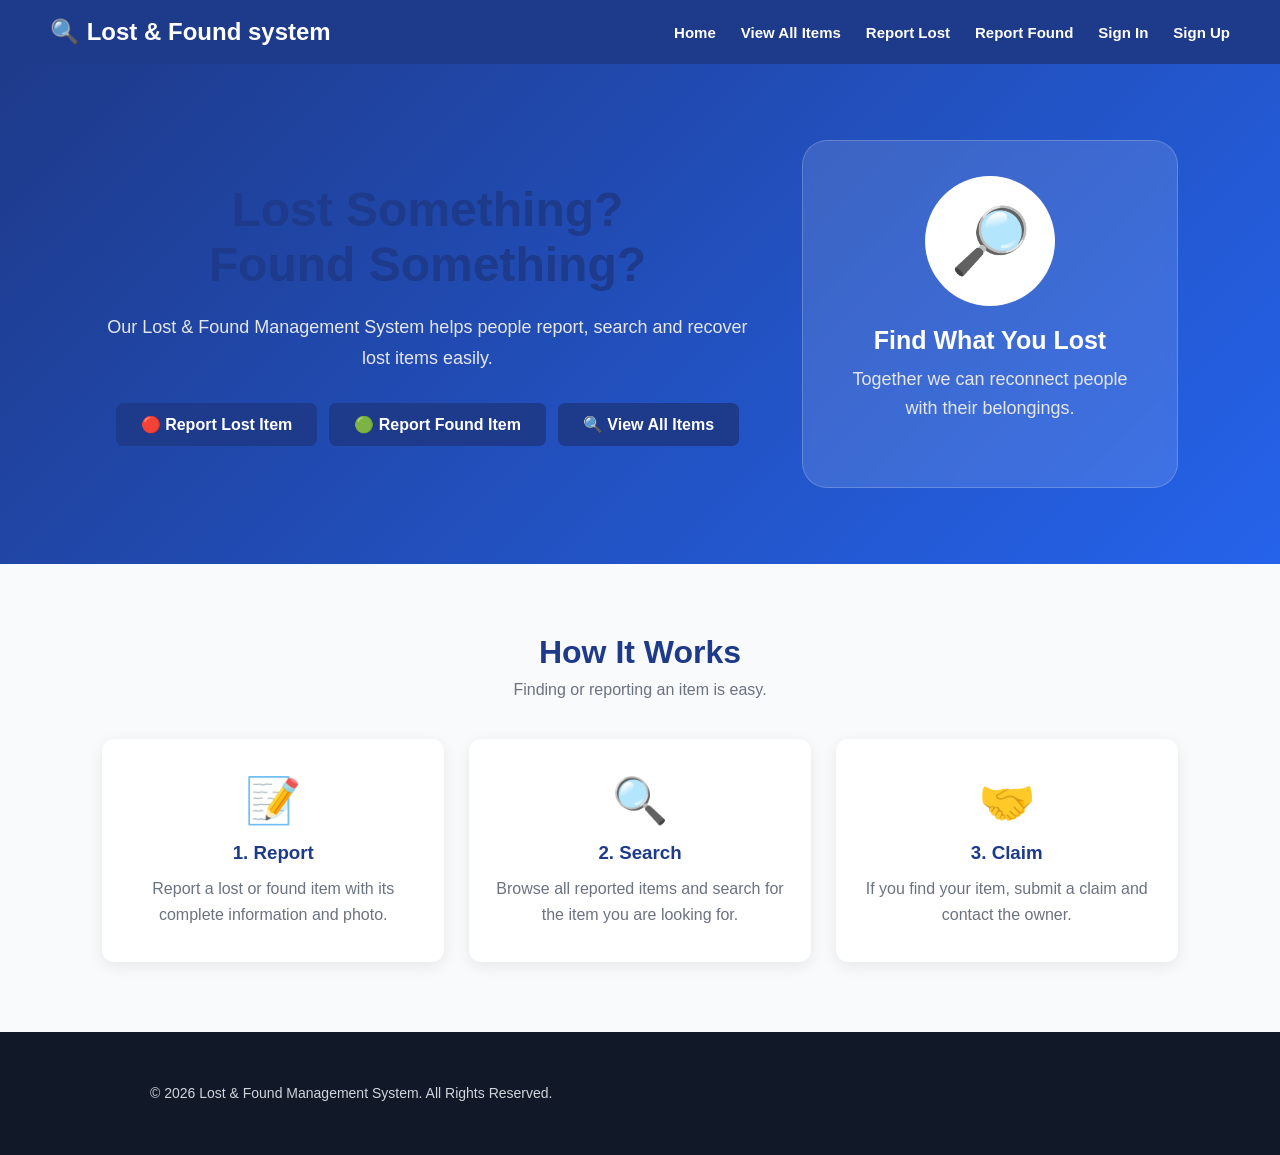
<file: index.html>
<!DOCTYPE html>
<html lang="en">

<head>

    <meta charset="UTF-8">

    <meta
        name="viewport"
        content="width=device-width, initial-scale=1.0"
    >

    <title>Lost & Found Management System</title>

    <link
        rel="stylesheet"
        href="css/style.css"
    >
  

</head>


<body>


<!-- =========================
     HEADER
========================= -->

<header>

    <div class="logo">

        <h2>
            🔍 Lost & Found system
        </h2>

    </div>


    <nav>

        <a href="index.html">
            Home
        </a>

        <a href="view_all_items.php">
            View All Items
        </a>

        <a href="lost.html">
            Report Lost
        </a>

        <a href="found.html">
            Report Found
        </a>

        <a href="login.html">
            Sign In
        </a>

        <a href="register.html">
            Sign Up
        </a>

    </nav>

</header>



<!-- =========================
     HERO BANNER
========================= -->

<section class="hero">

    <div class="hero-content">

        <h1>
            Lost Something?
            <br>
            Found Something?
        </h1>


        <p>
            Our Lost & Found Management System
            helps people report, search and recover
            lost items easily.
        </p>


        <div class="hero-buttons">

            <a
                href="lost.html"
                class="hero-btn lost-btn"
            >
                🔴 Report Lost Item
            </a>


            <a
                href="found.html"
                class="hero-btn found-btn"
            >
                🟢 Report Found Item
            </a>


            <a
                href="view_all_items.php"
                class="hero-btn view-btn"
            >
                🔍 View All Items
            </a>

        </div>

    </div>


    <div class="hero-image">

        <div class="hero-icon">
            🔎
        </div>

        <h2>
            Find What You Lost
        </h2>

        <p>
            Together we can reconnect
            people with their belongings.
        </p>

    </div>

</section>



<!-- =========================
     HOW IT WORKS
========================= -->

<section class="how-section">

    <h2>
        How It Works
    </h2>

    <p class="section-subtitle">
        Finding or reporting an item is easy.
    </p>


    <div class="how-grid">


        <div class="how-card">

            <div class="how-icon">
                📝
            </div>

            <h3>
                1. Report
            </h3>

            <p>
                Report a lost or found item
                with its complete information
                and photo.
            </p>

        </div>



        <div class="how-card">

            <div class="how-icon">
                🔍
            </div>

            <h3>
                2. Search
            </h3>

            <p>
                Browse all reported items
                and search for the item
                you are looking for.
            </p>

        </div>



        <div class="how-card">

            <div class="how-icon">
                🤝
            </div>

            <h3>
                3. Claim
            </h3>

            <p>
                If you find your item,
                submit a claim and
                contact the owner.
            </p>

        </div>


    </div>

</section>


 

<!-- =========================
     FOOTER
========================= -->

<footer>

    <p style="align-items: center;">
        © 2026 Lost & Found Management System.
        All Rights Reserved.

</p>
</div>


</body>

</html>
</file>
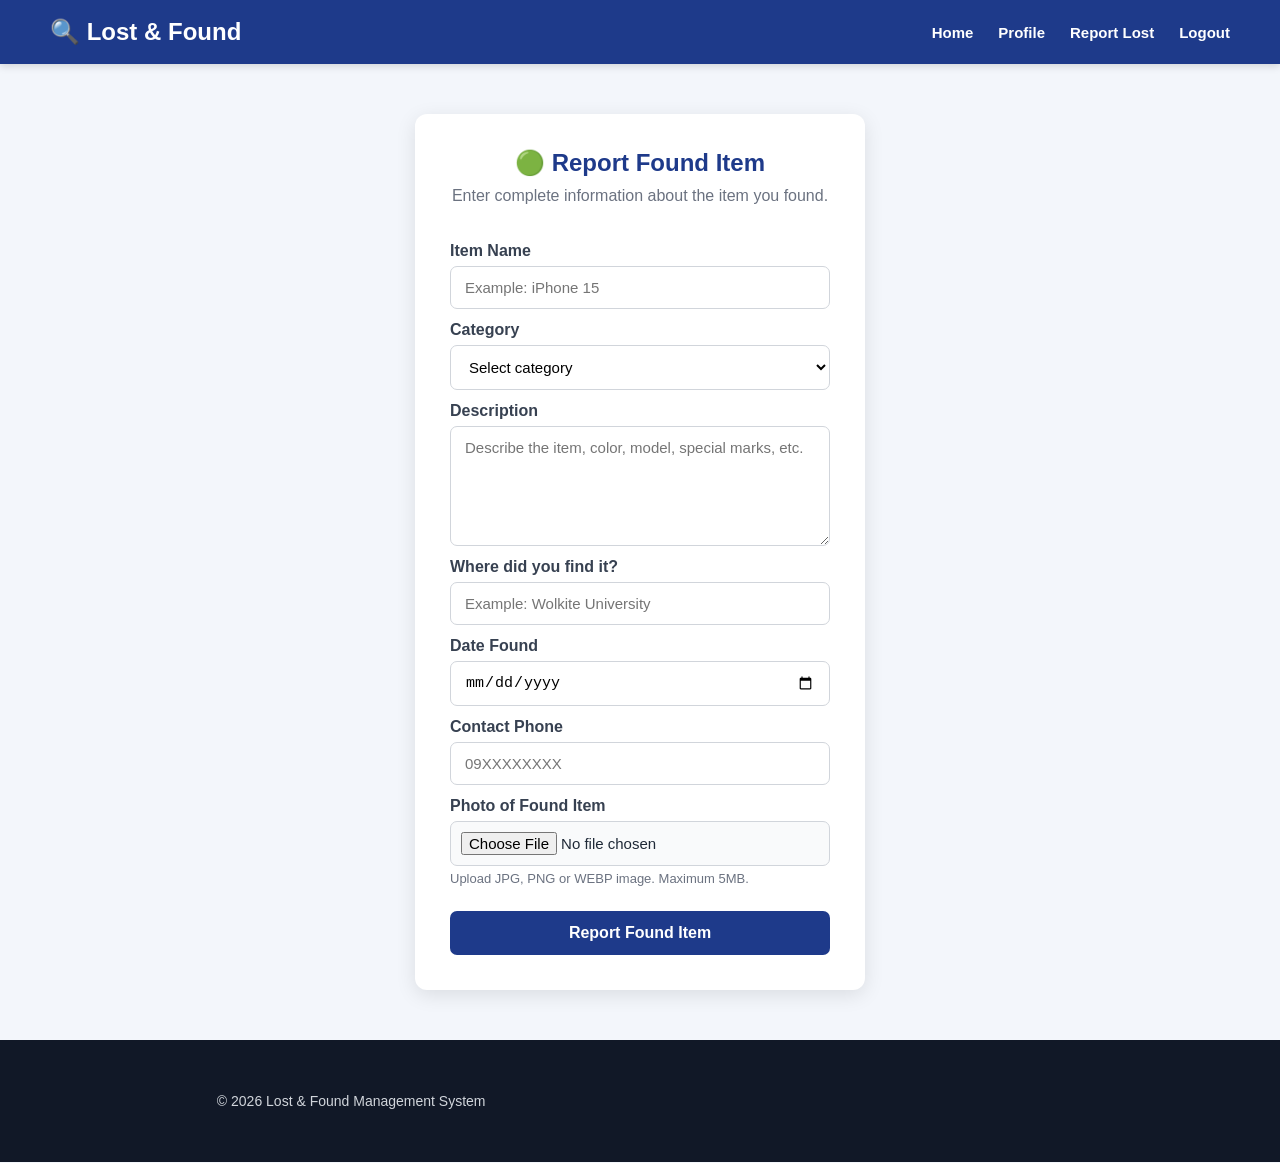
<file: found.html>
<!DOCTYPE html>
<html lang="en">

<head>

    <meta charset="UTF-8">

    <meta
        name="viewport"
        content="width=device-width, initial-scale=1.0"
    >

    <title>Report Found Item - Lost & Found</title>

    <link
        rel="stylesheet"
        href="css/style.css"
    >

</head>

<body>


<header>

    <div class="logo">
        <h2>🔍 Lost & Found</h2>
    </div>

    <nav>

        <a href="index.html">
            Home
        </a>

        <a href="profile.php">
            Profile
        </a>

        <a href="lost.html">
            Report Lost
        </a>

        <a href="backend/logout.php">
            Logout
        </a>

    </nav>

</header>


<main>

    <section class="form-section">

        <h1>🟢 Report Found Item</h1>

        <p>
            Enter complete information about
            the item you found.
        </p>


        <form
            action="backend/report_found.php"
            method="POST"
            enctype="multipart/form-data"
        >


            <label for="item_name">
                Item Name
            </label>

            <input
                type="text"
                id="item_name"
                name="item_name"
                placeholder="Example: iPhone 15"
                required
            >


            <label for="category">
                Category
            </label>

            <select
                id="category"
                name="category"
                required
            >

                <option value="">
                    Select category
                </option>

                <option value="Phone">
                    Phone
                </option>

                <option value="Laptop">
                    Laptop
                </option>

                <option value="Wallet">
                    Wallet
                </option>

                <option value="Bag">
                    Bag
                </option>

                <option value="ID Card">
                    ID Card
                </option>

                <option value="Keys">
                    Keys
                </option>

                <option value="Other">
                    Other
                </option>

            </select>


            <label for="description">
                Description
            </label>

            <textarea
                id="description"
                name="description"
                rows="5"
                placeholder="Describe the item, color, model, special marks, etc."
                required
            ></textarea>


            <label for="found_location">
                Where did you find it?
            </label>

            <input
                type="text"
                id="found_location"
                name="found_location"
                placeholder="Example: Wolkite University"
                required
            >


            <label for="found_date">
                Date Found
            </label>

            <input
                type="date"
                id="found_date"
                name="found_date"
                required
            >


            <label for="contact_phone">
                Contact Phone
            </label>

            <input
                type="tel"
                id="contact_phone"
                name="contact_phone"
                placeholder="09XXXXXXXX"
                required
            >


            <label for="image">
                Photo of Found Item
            </label>

            <input
                type="file"
                id="image"
                name="image"
                accept="image/jpeg,image/png,image/webp"
                required
            >

            <small>
                Upload JPG, PNG or WEBP image.
                Maximum 5MB.
            </small>


            <button
                type="submit"
                name="report_found"
            >
                Report Found Item
            </button>


        </form>

    </section>

</main>


<footer>

    <p>
        © 2026 Lost & Found Management System
    </p>

</footer>


</body>

</html>
</file>
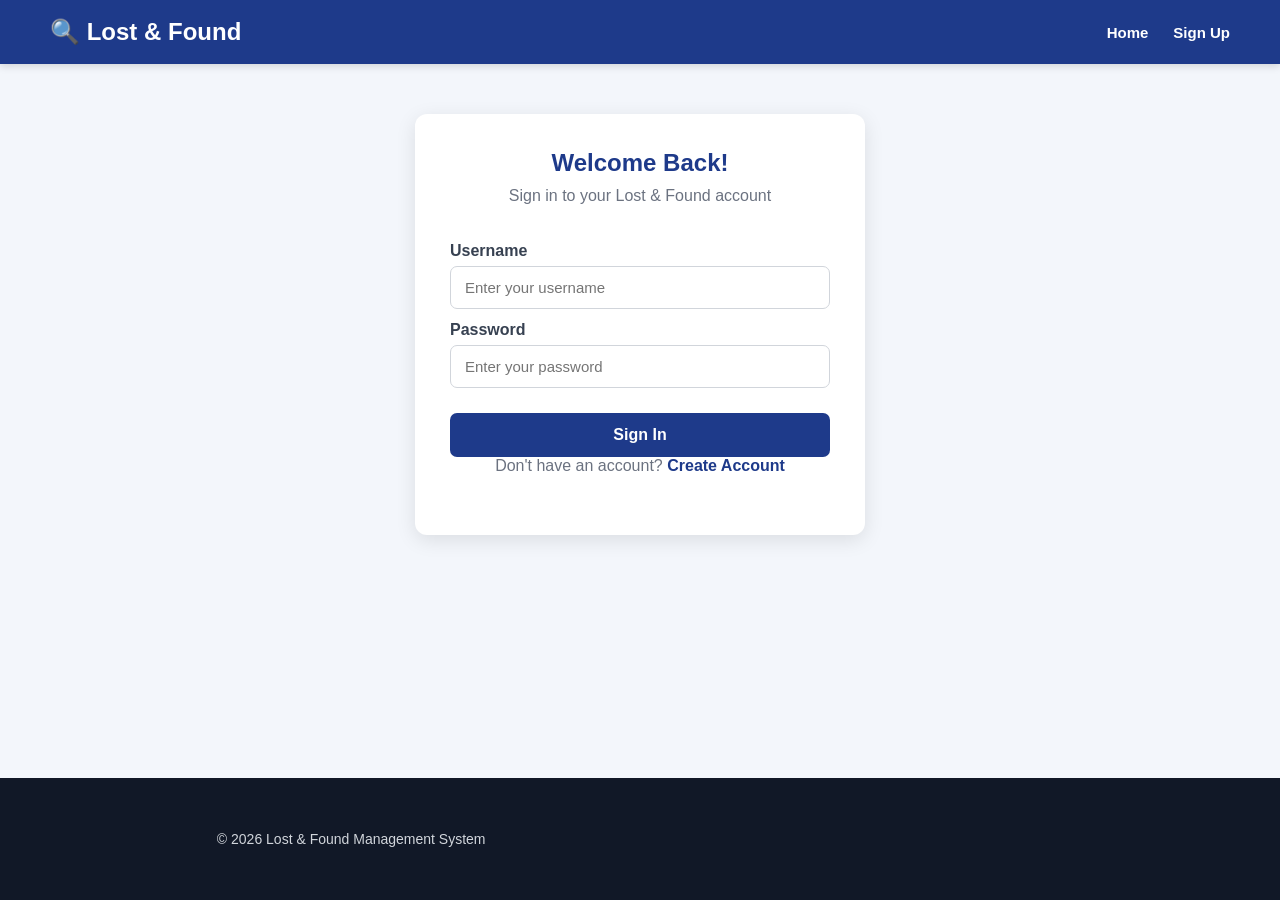
<file: login.html>
<!DOCTYPE html>
<html lang="en">

<head>

    <meta charset="UTF-8">

    <meta name="viewport"
          content="width=device-width, initial-scale=1.0">

    <title>Sign In - Lost & Found</title>

    <link rel="stylesheet" href="css/style.css">

</head>

<body>

<header>

    <div class="logo">
        <h2>🔍 Lost & Found</h2>
    </div>

    <nav>
        <a href="index.html">Home</a>
        <a href="register.html">Sign Up</a>
    </nav>

</header>


<main>

    <section class="form-section">

        <h1>Welcome Back!</h1>

        <p>Sign in to your Lost & Found account</p>


        <form action="backend/login.php" method="POST">

            <label for="username">
                Username
            </label>

            <input
                type="text"
                id="username"
                name="username"
                placeholder="Enter your username"
                required
            >


            <label for="password">
                Password
            </label>

            <input
                type="password"
                id="password"
                name="password"
                placeholder="Enter your password"
                required
            >


            <button type="submit" name="login">
                Sign In
            </button>

        </form>


        <p>
            Don't have an account?

            <a href="register.html">
                Create Account
            </a>
        </p>

    </section>

</main>


<footer>

    <p>
        © 2026 Lost & Found Management System
    </p>

</footer>

</body>

</html>
</file>
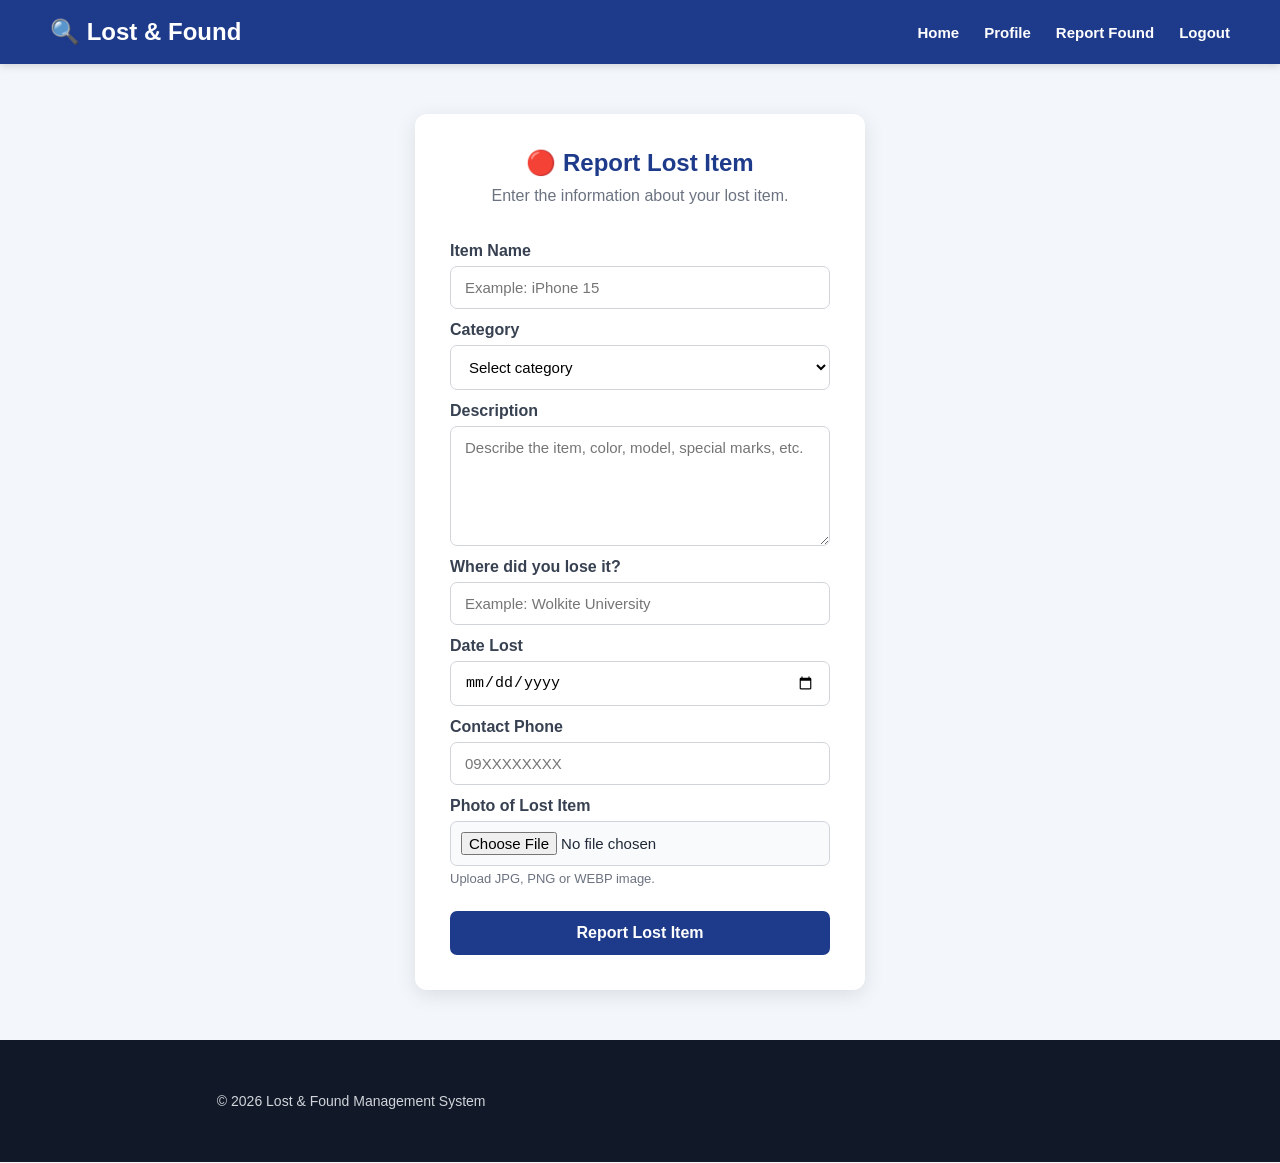
<file: lost.html>
<!DOCTYPE html>
<html lang="en">

<head>

    <meta charset="UTF-8">

    <meta name="viewport"
          content="width=device-width, initial-scale=1.0">

    <title>Report Lost Item - Lost & Found</title>

    <link rel="stylesheet" href="css/style.css">

</head>

<body>


<header>

    <div class="logo">
        <h2>🔍 Lost & Found</h2>
    </div>

    <nav>

        <a href="index.html">
            Home
        </a>

        <a href="profile.php">
            Profile
        </a>

        <a href="found.html">
            Report Found
        </a>

        <a href="backend/logout.php">
            Logout
        </a>

    </nav>

</header>


<main>

    <section class="form-section">

        <h1>🔴 Report Lost Item</h1>

        <p>
            Enter the information about your lost item.
        </p>


        <form
    action="backend/report_lost.php"
    method="POST"
    enctype="multipart/form-data"
>


            <label for="item_name">
                Item Name
            </label>

            <input
                type="text"
                id="item_name"
                name="item_name"
                placeholder="Example: iPhone 15"
                required
            >


            <label for="category">
                Category
            </label>

            <select
                id="category"
                name="category"
                required
            >

                <option value="">
                    Select category
                </option>

                <option value="Phone">
                    Phone
                </option>

                <option value="Laptop">
                    Laptop
                </option>

                <option value="Wallet">
                    Wallet
                </option>

                <option value="Bag">
                    Bag
                </option>

                <option value="ID Card">
                    ID Card
                </option>

                <option value="Keys">
                    Keys
                </option>

                <option value="Other">
                    Other
                </option>

            </select>


            <label for="description">
                Description
            </label>

            <textarea
                id="description"
                name="description"
                rows="5"
                placeholder="Describe the item, color, model, special marks, etc."
                required
            ></textarea>


            <label for="lost_location">
                Where did you lose it?
            </label>

            <input
                type="text"
                id="lost_location"
                name="lost_location"
                placeholder="Example: Wolkite University"
                required
            >


            <label for="lost_date">
                Date Lost
            </label>

            <input
                type="date"
                id="lost_date"
                name="lost_date"
                required
            >


            <label for="contact_phone">
                Contact Phone
            </label>

            <input
                type="tel"
                id="contact_phone"
                name="contact_phone"
                placeholder="09XXXXXXXX"
                required
            >
          <label for="image">
    Photo of Lost Item
</label>

<input
    type="file"
    id="image"
    name="image"
    accept="image/jpeg,image/png,image/webp"
    required
>

<small>
    Upload JPG, PNG or WEBP image.
</small>

            <button
                type="submit"
                name="report_lost"
            >
                Report Lost Item
            </button>


        </form>

    </section>

</main>


<footer>

    <p>
        © 2026 Lost & Found Management System
    </p>

</footer>


</body>

</html>
</file>
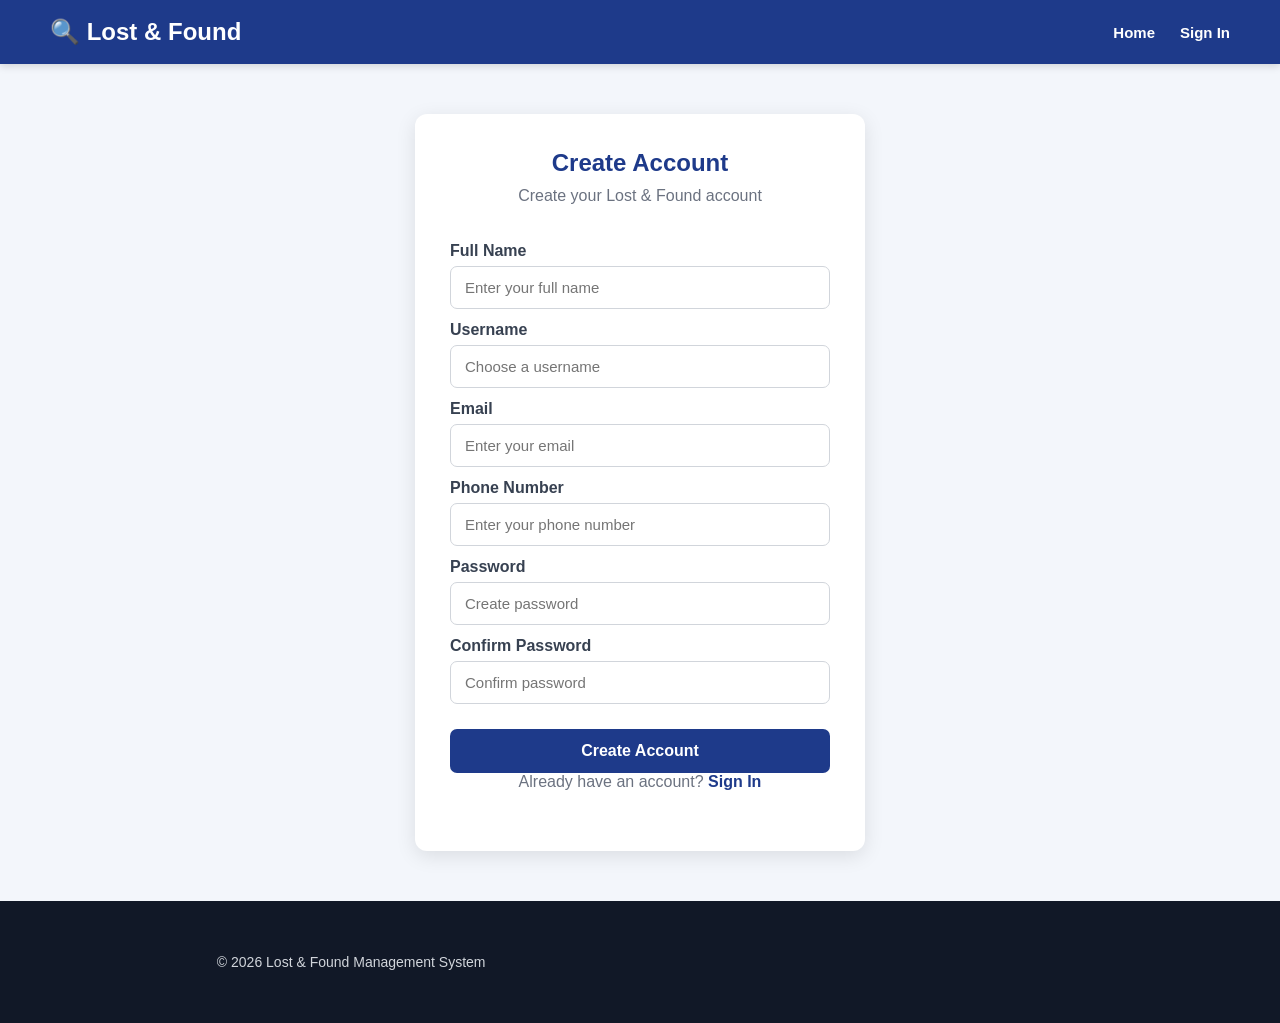
<file: register.html>
<!DOCTYPE html>
<html lang="en">

<head>
    <meta charset="UTF-8">
    <meta name="viewport" content="width=device-width, initial-scale=1.0">

    <title>Create Account - Lost & Found</title>

    <link rel="stylesheet" href="css/style.css">
</head>

<body>

<header>

    <div class="logo">
        <h2>🔍 Lost & Found</h2>
    </div>

    <nav>
        <a href="index.html">Home</a>
        <a href="login.html">Sign In</a>
    </nav>

</header>


<main>

    <section class="form-section">

        <h1>Create Account</h1>

        <p>Create your Lost & Found account</p>


        <form action="backend/register.php" method="POST">

            <label for="full_name">Full Name</label>

            <input
                type="text"
                id="full_name"
                name="full_name"
                placeholder="Enter your full name"
                required
            >


            <label for="username">Username</label>

            <input
                type="text"
                id="username"
                name="username"
                placeholder="Choose a username"
                required
            >


            <label for="email">Email</label>

            <input
                type="email"
                id="email"
                name="email"
                placeholder="Enter your email"
                required
            >


            <label for="phone">Phone Number</label>

            <input
                type="tel"
                id="phone"
                name="phone"
                placeholder="Enter your phone number"
                required
            >


            <label for="password">Password</label>

            <input
                type="password"
                id="password"
                name="password"
                placeholder="Create password"
                required
            >


            <label for="confirm_password">Confirm Password</label>

            <input
                type="password"
                id="confirm_password"
                name="confirm_password"
                placeholder="Confirm password"
                required
            >


            <button type="submit" name="register">
                Create Account
            </button>

        </form>


        <p>
            Already have an account?
            <a href="login.html">Sign In</a>
        </p>

    </section>

</main>


<footer>

    <p>© 2026 Lost & Found Management System</p>

</footer>

</body>

</html>
</file>
<file: css/style.css>
/* =========================
   GENERAL
========================= */

* {
    margin: 0;
    padding: 0;
    box-sizing: border-box;
}

body {
    font-family: Arial, Helvetica, sans-serif;
    background: #f3f6fb;
    color: #1f2937;
    min-height: 100vh;

    display: flex;
    flex-direction: column;
}


/* =========================
   HEADER
========================= */

header {
    background: #1e3a8a;
    color: white;

    padding: 18px 50px;

    display: flex;
    justify-content: space-between;
    align-items: center;

    box-shadow: 0 2px 8px rgba(0, 0, 0, 0.15);
}

.logo h2 {
    font-size: 24px;
}

nav {
    display: flex;
    align-items: center;
    gap: 25px;
}

nav a {
    color: white;
    text-decoration: none;
    font-size: 15px;
    font-weight: bold;

    transition: 0.3s;
}

nav a:hover {
    color: #bfdbfe;
}


/* =========================
   MAIN
========================= */

main {
    flex: 1;
}


/* =========================
   FORM SECTION
========================= */

.form-section {
    width: 450px;
    max-width: 92%;

    margin: 50px auto;

    padding: 35px;

    background: white;

    border-radius: 12px;

    box-shadow: 0 5px 20px rgba(0, 0, 0, 0.10);
}

.form-section h1 {
    text-align: center;

    color: #1e3a8a;

    margin-bottom: 10px;
}

.form-section > p {
    text-align: center;

    color: #6b7280;

    margin-bottom: 25px;
}


/* =========================
   FORM
========================= */

form {
    display: flex;
    flex-direction: column;
}

form label {
    margin-top: 12px;
    margin-bottom: 6px;

    font-weight: bold;

    color: #374151;
}

form input {
    width: 100%;

    padding: 12px 14px;

    border: 1px solid #d1d5db;

    border-radius: 7px;

    font-size: 15px;

    outline: none;

    transition: 0.3s;
}

form input:focus {
    border-color: #1e3a8a;

    box-shadow: 0 0 0 3px rgba(30, 58, 138, 0.12);
}


/* =========================
   BUTTON
========================= */

form button {
    margin-top: 25px;

    padding: 13px;

    border: none;

    border-radius: 7px;

    background: #1e3a8a;

    color: white;

    font-size: 16px;

    font-weight: bold;

    cursor: pointer;

    transition: 0.3s;
}

form button:hover {
    background: #162d6b;

    transform: translateY(-1px);
}


/* =========================
   LINKS
========================= */

.form-section a {
    color: #1e3a8a;

    text-decoration: none;

    font-weight: bold;
}

.form-section a:hover {
    text-decoration: underline;
}


/* =========================
   FOOTER
========================= */

footer {
    background: #1e3a8a;

    color: white;

    text-align: center;

    padding: 18px;

    margin-top: auto;
}

footer p {
    font-size: 14px;
}


/* =========================
   HERO
========================= */

.hero {
    text-align: center;

    padding: 100px 20px;

    background: white;
}

.hero h1 {
    font-size: 42px;

    color: #1e3a8a;

    margin-bottom: 20px;
}

.hero p {
    font-size: 18px;

    color: #6b7280;

    margin-bottom: 30px;
}

.hero-buttons {
    display: flex;

    justify-content: center;

    gap: 15px;
}

.hero-buttons a {
    background: #1e3a8a;

    color: white;

    padding: 12px 25px;

    border-radius: 7px;

    text-decoration: none;

    font-weight: bold;
}

.hero-buttons a:hover {
    background: #162d6b;
}


/* =========================
   FEATURES
========================= */

.features {
    display: grid;

    grid-template-columns: repeat(4, 1fr);

    gap: 20px;

    padding: 50px;
}

.feature-card {
    background: white;

    padding: 25px;

    text-align: center;

    border-radius: 10px;

    box-shadow: 0 3px 12px rgba(0, 0, 0, 0.08);
}

.feature-card h2 {
    color: #1e3a8a;

    margin-bottom: 12px;
}

.feature-card p {
    color: #6b7280;

    line-height: 1.5;
}


/* =========================
   PROFILE
========================= */

.profile-info {
    margin-top: 20px;
}

.profile-info p {
    background: #f3f6fb;

    padding: 12px;

    margin-bottom: 10px;

    border-radius: 6px;
}


/* =========================
   RESPONSIVE
========================= */

@media (max-width: 800px) {

    header {
        padding: 18px 20px;

        flex-direction: column;

        gap: 15px;
    }

    nav {
        flex-wrap: wrap;

        justify-content: center;

        gap: 15px;
    }

    .features {
        grid-template-columns: 1fr;

        padding: 25px;
    }

    .hero {
        padding: 70px 20px;
    }

    .hero h1 {
        font-size: 30px;
    }

}

@media (max-width: 500px) {

    .form-section {
        margin: 30px auto;

        padding: 25px 20px;
    }

    .logo h2 {
        font-size: 20px;
    }

    nav {
        gap: 10px;
    }

    nav a {
        font-size: 13px;
    }

}
/* =========================
   LOST / FOUND FORM
========================= */

form select,
form textarea {
    width: 100%;

    padding: 12px 14px;

    border: 1px solid #d1d5db;

    border-radius: 7px;

    font-size: 15px;

    font-family: Arial, Helvetica, sans-serif;

    outline: none;

    background: white;

    transition: 0.3s;
}

form select:focus,
form textarea:focus {
    border-color: #1e3a8a;

    box-shadow:
        0 0 0 3px rgba(30, 58, 138, 0.12);
}

form textarea {
    resize: vertical;

    min-height: 120px;
}
form input[type="file"] {
    padding: 10px;

    background: #f9fafb;

    cursor: pointer;
}

form small {
    margin-top: 5px;

    color: #6b7280;

    font-size: 13px;
}
/* =========================
   VIEW ALL ITEMS
========================= */

.items-section {
    width: 92%;
    max-width: 1200px;

    margin: 45px auto;
}

.items-section h1 {
    text-align: center;

    color: #1e3a8a;

    margin-bottom: 10px;
}

.items-subtitle {
    text-align: center;

    color: #6b7280;

    margin-bottom: 30px;
}


/* Filters */

.item-filters {
    display: flex;

    justify-content: center;

    gap: 12px;

    margin-bottom: 20px;

    flex-wrap: wrap;
}

.filter-btn {
    border: none;

    background: #1e3a8a;

    color: white;

    padding: 10px 20px;

    border-radius: 7px;

    text-decoration: none;

    cursor: pointer;

    font-weight: bold;
}

.filter-btn:hover {
    background: #162d6b;
}


/* Search */

.item-search {
    max-width: 500px;

    margin: 0 auto 35px;
}

.item-search input {
    width: 100%;

    padding: 13px 15px;

    border: 1px solid #d1d5db;

    border-radius: 8px;

    font-size: 15px;

    outline: none;
}

.item-search input:focus {
    border-color: #1e3a8a;
}


/* Grid */

.items-grid {
    display: grid;

    grid-template-columns:
        repeat(3, 1fr);

    gap: 25px;
}


/* Card */

.item-card {
    background: white;

    border-radius: 12px;

    overflow: hidden;

    box-shadow:
        0 4px 15px
        rgba(0, 0, 0, 0.10);

    transition: 0.3s;
}

.item-card:hover {
    transform: translateY(-5px);

    box-shadow:
        0 8px 22px
        rgba(0, 0, 0, 0.15);
}


/* Image */

.item-image {
    width: 100%;

    height: 220px;

    background: #f3f4f6;

    display: flex;

    align-items: center;

    justify-content: center;

    overflow: hidden;
}

.item-image img {
    width: 100%;

    height: 100%;

    object-fit: cover;
}

.no-image {
    color: #6b7280;

    font-size: 16px;
}


/* Status */

.item-status {
    display: inline-block;

    margin: 15px 15px 0;

    padding: 6px 12px;

    border-radius: 20px;

    font-size: 12px;

    font-weight: bold;
}

.item-status.lost {
    background: #fee2e2;

    color: #b91c1c;
}

.item-status.found {
    background: #dcfce7;

    color: #15803d;
}


/* Content */

.item-content {
    padding: 15px;
}

.item-content h2 {
    color: #1e3a8a;

    margin-bottom: 12px;

    font-size: 21px;
}

.item-content p {
    margin-bottom: 8px;

    color: #4b5563;

    line-height: 1.5;
}

.item-content .description {
    height: 48px;

    overflow: hidden;
}


/* Details button */

.details-btn {
    display: block;

    text-align: center;

    background: #1e3a8a;

    color: white;

    padding: 11px;

    margin-top: 15px;

    border-radius: 7px;

    text-decoration: none;

    font-weight: bold;
}

.details-btn:hover {
    background: #162d6b;
}


/* No items */

.no-items {
    grid-column: 1 / -1;

    text-align: center;

    background: white;

    padding: 50px;

    border-radius: 10px;
}


/* Responsive */

@media (max-width: 900px) {

    .items-grid {
        grid-template-columns:
            repeat(2, 1fr);
    }

}

@media (max-width: 600px) {

    .items-grid {
        grid-template-columns: 1fr;
    }

}
/* =========================
   HOME PAGE HERO
========================= */

.hero {
    min-height: 500px;

    display: flex;

    align-items: center;

    justify-content: space-between;

    gap: 50px;

    padding: 70px 8%;

    background:
        linear-gradient(
            135deg,
            #1e3a8a,
            #2563eb
        );

    color: white;
}


.hero-content {
    max-width: 650px;
}


.hero-content h1 {
    font-size: 48px;

    line-height: 1.15;

    margin-bottom: 20px;
}


.hero-content p {
    font-size: 18px;

    line-height: 1.7;

    margin-bottom: 30px;

    color: #e5e7eb;
}


.hero-buttons {
    display: flex;

    flex-wrap: wrap;

    gap: 12px;
}


.hero-btn {
    display: inline-block;

    padding: 13px 20px;

    border-radius: 8px;

    text-decoration: none;

    font-weight: bold;

    transition: 0.3s;
}


.lost-btn {
    background: #dc2626;

    color: white;
}


.lost-btn:hover {
    background: #b91c1c;

    transform: translateY(-2px);
}


.found-btn {
    background: #16a34a;

    color: white;
}


.found-btn:hover {
    background: #15803d;

    transform: translateY(-2px);
}


.view-btn {
    background: white;

    color: #1e3a8a;
}


.view-btn:hover {
    background: #f3f4f6;

    transform: translateY(-2px);
}


/* Hero right side */

.hero-image {
    width: 380px;

    min-height: 320px;

    display: flex;

    flex-direction: column;

    align-items: center;

    justify-content: center;

    text-align: center;

    background: rgba(255, 255, 255, 0.12);

    border: 1px solid rgba(255, 255, 255, 0.2);

    border-radius: 25px;

    padding: 35px;

    backdrop-filter: blur(5px);
}


.hero-icon {
    width: 130px;

    height: 130px;

    display: flex;

    align-items: center;

    justify-content: center;

    border-radius: 50%;

    background: white;

    font-size: 65px;

    margin-bottom: 20px;
}


.hero-image h2 {
    margin-bottom: 10px;

    font-size: 25px;
}


.hero-image p {
    line-height: 1.6;

    color: #e5e7eb;
}
/* =========================
   HOW IT WORKS
========================= */

.how-section {
    padding: 70px 8%;

    text-align: center;

    background: #f8fafc;
}


.how-section > h2 {
    font-size: 32px;

    color: #1e3a8a;

    margin-bottom: 10px;
}


.section-subtitle {
    color: #6b7280;

    margin-bottom: 40px;
}


.how-grid {
    display: grid;

    grid-template-columns:
        repeat(3, 1fr);

    gap: 25px;

    max-width: 1100px;

    margin: auto;
}


.how-card {
    background: white;

    padding: 35px 25px;

    border-radius: 12px;

    box-shadow:
        0 4px 15px
        rgba(0, 0, 0, 0.08);

    transition: 0.3s;
}


.how-card:hover {
    transform: translateY(-5px);
}


.how-icon {
    font-size: 45px;

    margin-bottom: 15px;
}


.how-card h3 {
    color: #1e3a8a;

    margin-bottom: 12px;
}


.how-card p {
    color: #6b7280;

    line-height: 1.6;
}


/* =========================
   QUICK ACTIONS
========================= */

.quick-section {
    padding: 70px 8%;

    text-align: center;
}


.quick-section h2 {
    font-size: 32px;

    color: #1e3a8a;

    margin-bottom: 35px;
}


.quick-grid {
    display: grid;

    grid-template-columns:
        repeat(3, 1fr);

    gap: 25px;

    max-width: 1100px;

    margin: auto;
}


.quick-card {
    display: block;

    text-decoration: none;

    color: inherit;

    background: white;

    padding: 35px 25px;

    border-radius: 12px;

    border: 1px solid #e5e7eb;

    transition: 0.3s;
}


.quick-card:hover {
    transform: translateY(-5px);

    box-shadow:
        0 8px 20px
        rgba(0, 0, 0, 0.10);
}


.quick-card span {
    font-size: 45px;
}


.quick-card h3 {
    color: #1e3a8a;

    margin: 15px 0 10px;
}


.quick-card p {
    color: #6b7280;
}
/* =========================
   FOOTER
========================= */

footer {
    display: grid;

    grid-template-columns:
        2fr 1fr 1fr;

    gap: 40px;

    padding: 50px 8%;

    background: #111827;

    color: white;
}


footer h3 {
    margin-bottom: 15px;
}


footer p {
    color: #d1d5db;

    line-height: 1.6;
}


footer a {
    display: block;

    color: #d1d5db;

    text-decoration: none;

    margin-bottom: 10px;
}


footer a:hover {
    color: white;
}


.copyright {
    text-align: center;

    padding: 18px;

    background: #0f172a;

    color: #9ca3af;

    font-size: 14px;
}
/* =========================
   HOME RESPONSIVE
========================= */

@media (max-width: 900px) {

    .hero {
        flex-direction: column;

        text-align: center;

        padding: 50px 6%;
    }


    .hero-buttons {
        justify-content: center;
    }


    .hero-image {
        width: 100%;

        max-width: 400px;
    }


    .how-grid,
    .quick-grid {
        grid-template-columns: 1fr;
    }


    footer {
        grid-template-columns: 1fr;

        text-align: center;
    }

}


@media (max-width: 600px) {

    .hero-content h1 {
        font-size: 36px;
    }


    .hero-content p {
        font-size: 16px;
    }


    .hero-buttons {
        flex-direction: column;
    }


    .hero-btn {
        width: 100%;

        text-align: center;
    }

}
/* =========================
   ITEM DETAILS
========================= */

.details-section {
    width: 92%;

    max-width: 900px;

    margin: 45px auto;

    background: white;

    padding: 35px;

    border-radius: 15px;

    box-shadow:
        0 5px 20px
        rgba(0, 0, 0, 0.10);
}

.details-section > h1 {
    text-align: center;

    color: #1e3a8a;

    margin-bottom: 30px;
}


/* Image */

.details-image {
    width: 100%;

    height: 400px;

    background: #f3f4f6;

    border-radius: 12px;

    overflow: hidden;

    display: flex;

    align-items: center;

    justify-content: center;

    margin-bottom: 20px;
}

.details-image img {
    width: 100%;

    height: 100%;

    object-fit: contain;
}


/* Status */

.details-status {
    margin-bottom: 20px;

    text-align: center;
}

.status-lost,
.status-found {
    display: inline-block;

    padding: 8px 18px;

    border-radius: 20px;

    font-weight: bold;
}

.status-lost {
    background: #fee2e2;

    color: #b91c1c;
}

.status-found {
    background: #dcfce7;

    color: #15803d;
}


/* Content */

.details-content h2 {
    color: #1e3a8a;

    margin-bottom: 20px;
}

.details-content h3 {
    color: #1e3a8a;

    margin: 20px 0 10px;
}


.detail-row {
    display: grid;

    grid-template-columns: 180px 1fr;

    gap: 15px;

    padding: 12px 0;

    border-bottom: 1px solid #e5e7eb;
}

.detail-row strong {
    color: #374151;
}

.detail-row span {
    color: #6b7280;
}


/* Claim box */

.claim-box {
    margin-top: 30px;

    padding: 25px;

    background: #f0fdf4;

    border: 1px solid #bbf7d0;

    border-radius: 12px;
}

.claim-box h2 {
    color: #15803d;

    margin-bottom: 15px;
}

.claim-box textarea {
    width: 100%;

    padding: 12px;

    margin: 10px 0 15px;

    border: 1px solid #d1d5db;

    border-radius: 7px;

    resize: vertical;

    font-family: Arial, sans-serif;
}

.claim-box button {
    width: 100%;

    padding: 13px;

    border: none;

    border-radius: 7px;

    background: #16a34a;

    color: white;

    font-size: 16px;

    font-weight: bold;

    cursor: pointer;
}

.claim-box button:hover {
    background: #15803d;
}

.already-claimed {
    color: #15803d;

    font-weight: bold;
}


/* Back */

.back-btn {
    display: block;

    text-align: center;

    margin-top: 25px;

    padding: 12px;

    background: #1e3a8a;

    color: white;

    text-decoration: none;

    border-radius: 7px;
}


/* Mobile */

@media (max-width: 600px) {

    .details-section {
        padding: 20px;
    }

    .details-image {
        height: 280px;
    }

    .detail-row {
        grid-template-columns: 1fr;

        gap: 5px;
    }

}
/* =========================
   CLAIM ITEM BUTTON
========================= */

.claim-list-btn {
    display: block;
    width: 100%;
    box-sizing: border-box;

    padding: 13px 20px;

    margin-top: 15px;

    background: #16a34a;
    color: white;

    text-align: center;
    text-decoration: none;

    font-size: 16px;
    font-weight: 600;

    border: none;
    border-radius: 8px;

    cursor: pointer;

    transition: 0.3s ease;
}


/* Hover */

.claim-list-btn:hover {
    background: #15803d;

    transform: translateY(-2px);

    box-shadow: 0 5px 12px rgba(0, 0, 0, 0.15);
}


/* Click */

.claim-list-btn:active {
    transform: translateY(0);

    box-shadow: none;
}


/* Mobile */

@media (max-width: 600px) {

    .claim-list-btn {
        font-size: 15px;

        padding: 12px 15px;
    }

}
</file>
